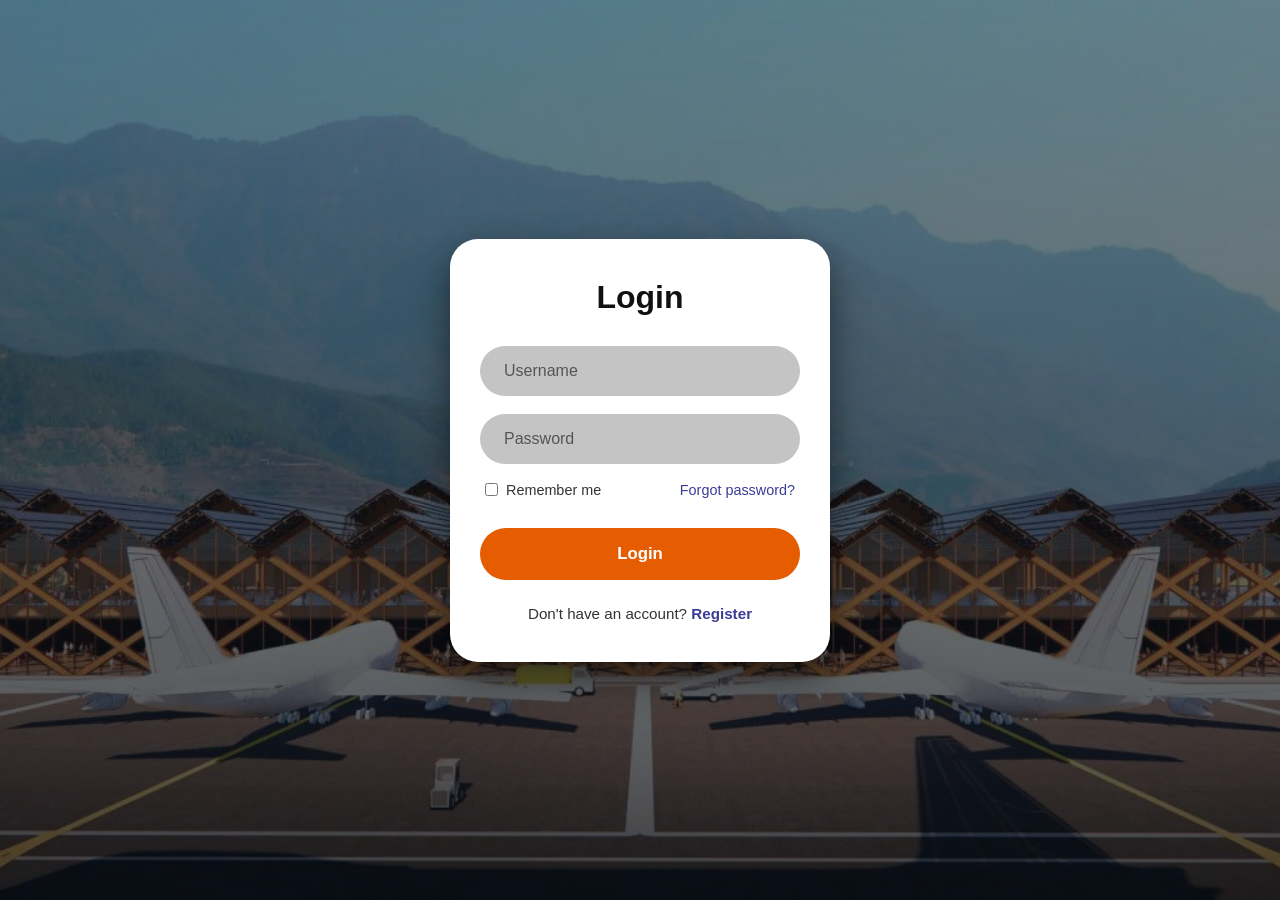
<file: index.html>
<!DOCTYPE html>
<html lang="en">
<head>
    <meta charset="UTF-8">
    <meta name="viewport" content="width=device-width, initial-scale=1.0">
    <title>Authentication Portal</title>
    <link rel="stylesheet" href="lock.css">
    <script src="https://accounts.google.com/gsi/client" async defer></script>
</head>
<body> 

    <div class="auth-wrapper">
        
        <div class="auth-card" id="loginCard">
            <h2>Login</h2>
            <form id="loginForm">
                <div class="input-group">
                    <input type="text" id="loginUsername" placeholder="Username" required>
                </div>
                
                <div class="input-group">
                    <input type="password" id="loginPassword" placeholder="Password" required>
                </div>
                
                <div class="options-row">
                    <label class="remember-me">
                        <input type="checkbox" id="remember">
                        <span>Remember me</span>
                    </label>
                    <a href="#" class="forgot-pass">Forgot password?</a>
                </div>
                
                <button type="submit" class="btn login-btn">Login</button>
            </form>
            
            <p class="footer-text">Don't have an account? <a href="#" id="toRegister" class="link-switch">Register</a></p>
        </div>


        <div class="auth-card hidden" id="signupCard">
            <div id="googleBtnContainer"></div>
            
            <div class="divider">or</div>
            
            <form id="signupForm">
                <div class="input-row">
                    <input type="text" id="firstName" placeholder="First Name" required>
                    <input type="text" id="lastName" placeholder="Last Name" required>
                </div>+
                
                <div class="input-group password-wrapper">
                    <input type="password" id="registerPassword" placeholder="Password" required>
                    <span class="toggle-eye" data-target="registerPassword">👁️</span>
                </div>
                
                <div class="input-group password-wrapper">
                    <input type="password" id="confirmPassword" placeholder="Confirm Password" required>
                    <span class="toggle-eye" data-target="confirmPassword">👁️</span>
                </div>
                
                <button type="submit" class="btn create-btn">Create Account</button>
            </form>
            
            <p class="footer-text">Have an account? <a href="home.html" id="toLogin" class="link-switch spec-link">Log in here</a></p>
        </div>

    </div>

      <!-- <ul>
     <li><a href="home.html" class="home">Home</a></li>
  </ul> -->

    <script src="lock.js"></script>
</body>
</html>
</file>
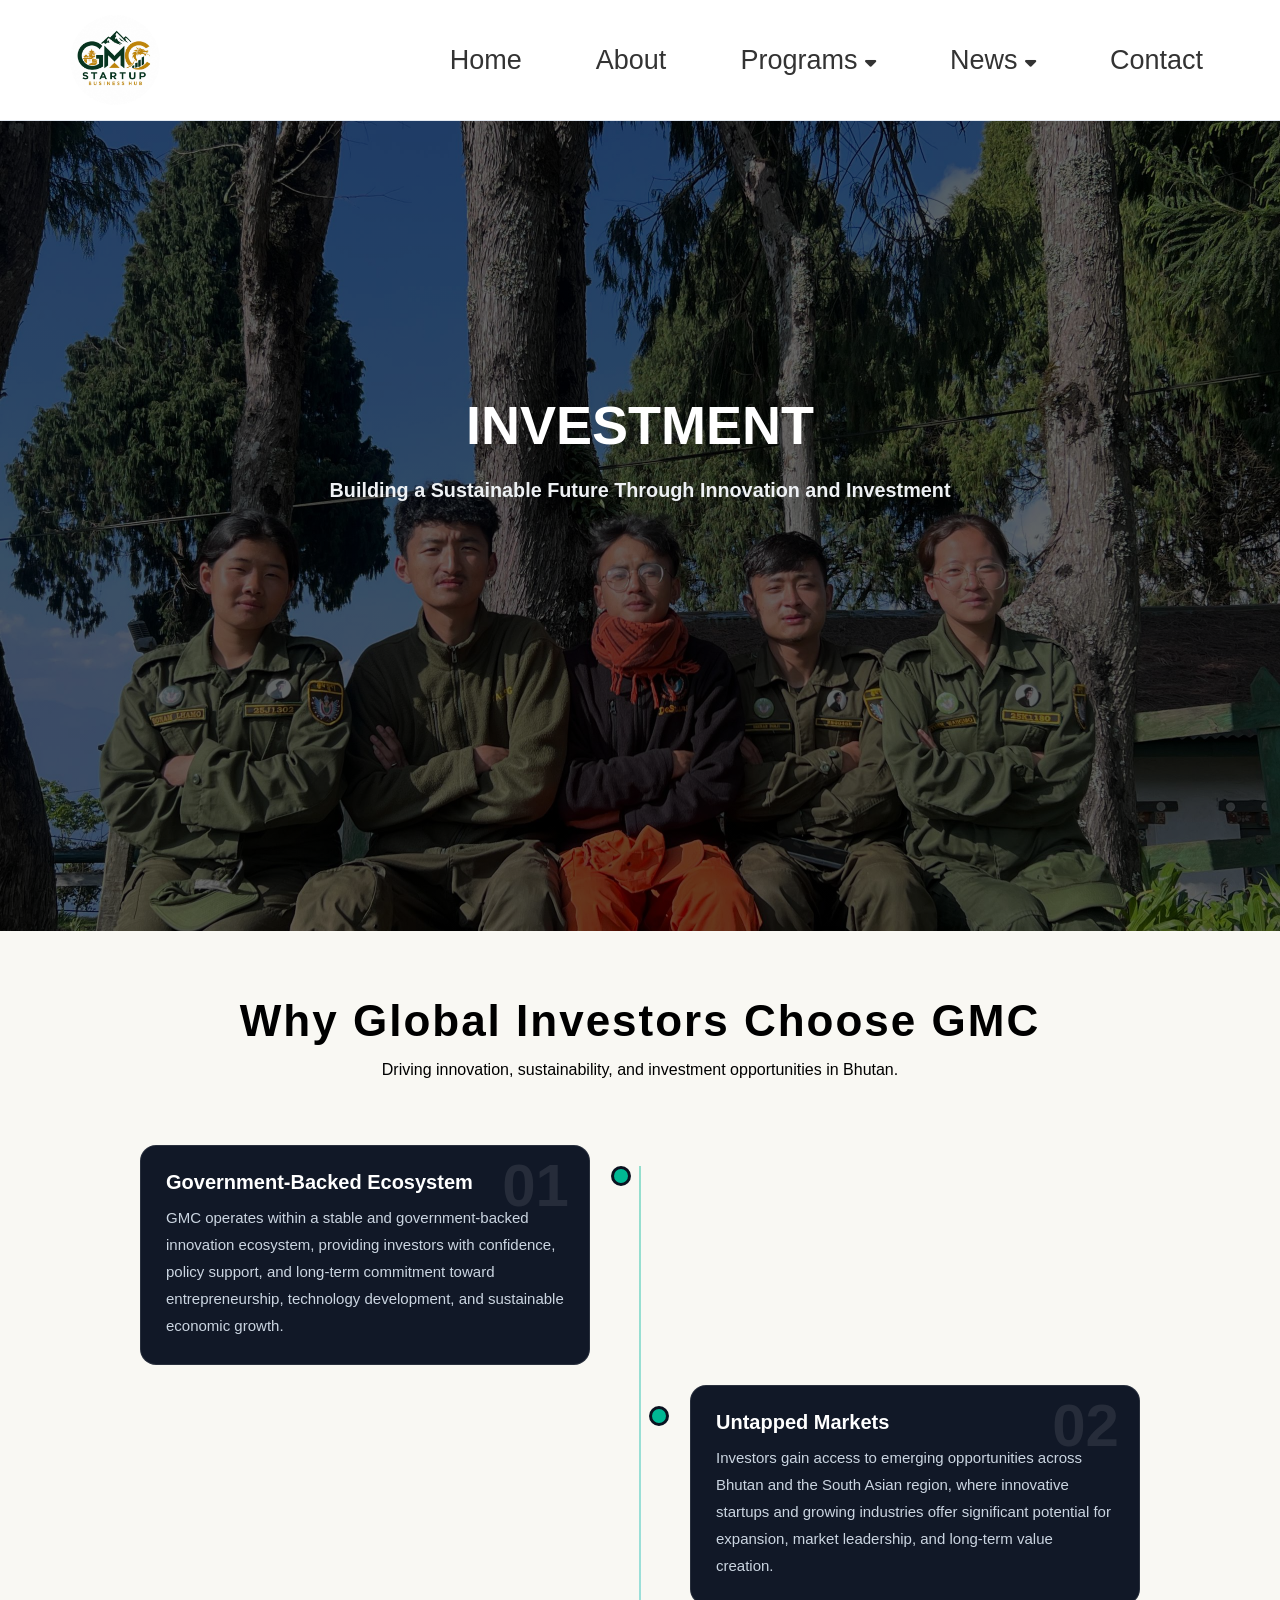
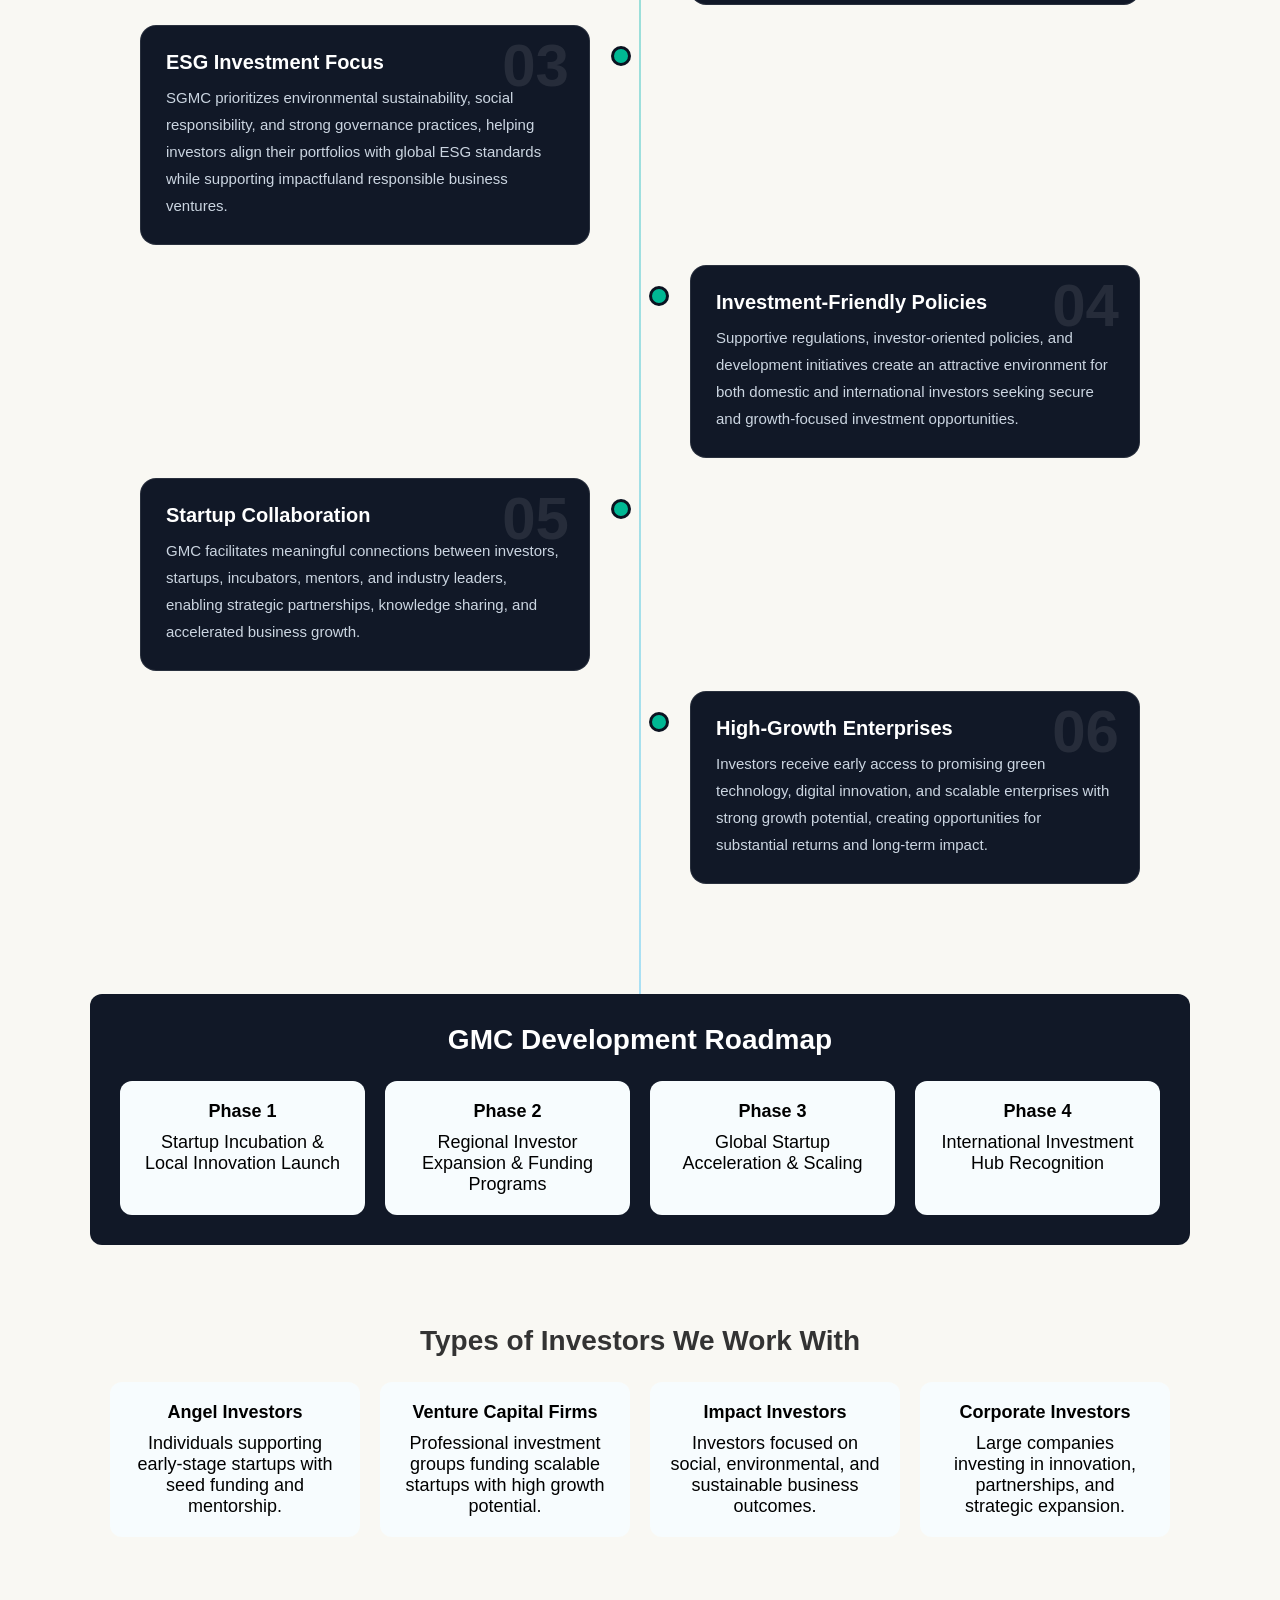
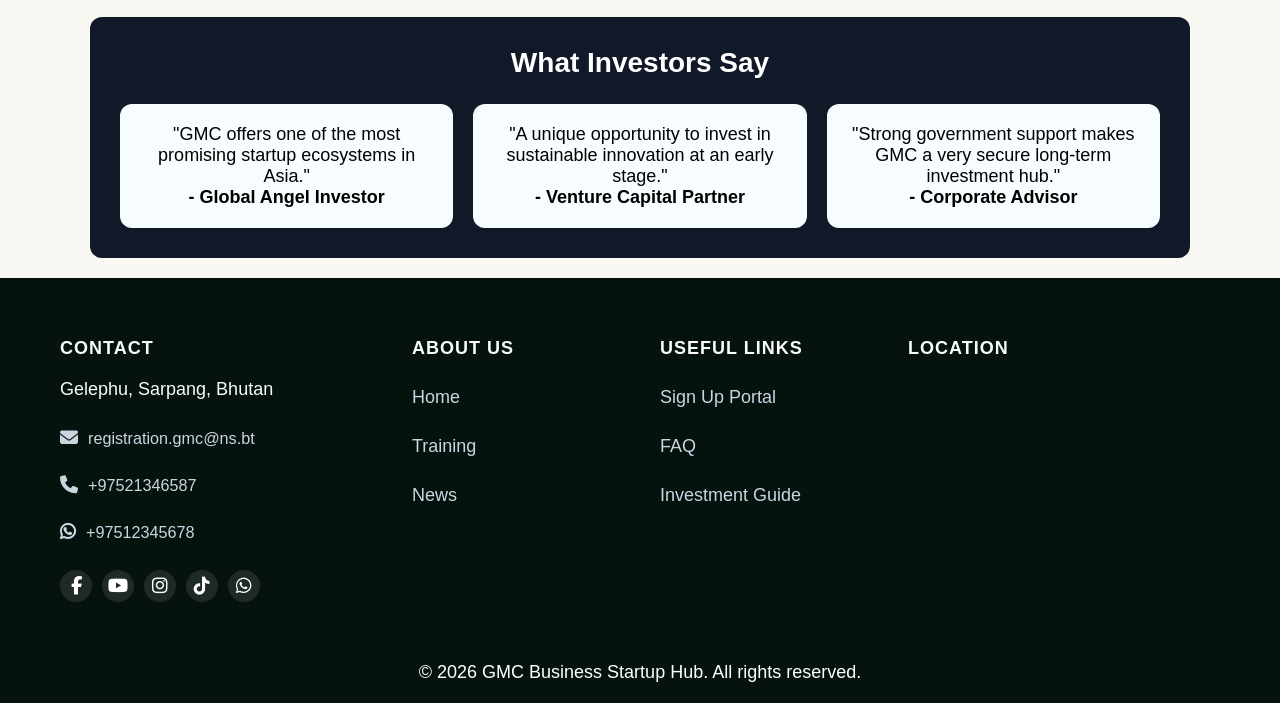
<file: investors.html>
<!DOCTYPE html>
<html lang="en">
<head>
    <meta charset="UTF-8">
    <meta name="viewport" content="width=device-width, initial-scale=1.0">
    <title>Agri Lane Markets Co. - About Us</title>
    <link href="https://unpkg.com/aos@2.3.1/dist/aos.css" rel="stylesheet">
    <link rel="stylesheet" href="investors.css">
    <link rel="stylesheet" href="https://cdnjs.cloudflare.com/ajax/libs/font-awesome/6.4.0/css/all.min.css">
</head>
<body>

        <header class="navbar">
     <div class="logo-container">
            <a href="#" class="logo-link">
                <img src="./photo_2026-05-13_16-30-53.jpg" alt="GMC Business Startup Hub Logo" class="logo-image">
                <!-- <span class="logo-text">GMC Business Startup Hub</span> -->
            </a>
        </div>
     <nav class="nav-links">

    <input type="checkbox" id="menu-toggle" class="menu-toggle">
    <label for="menu-toggle" class="hamburger">
        <span></span>
        <span></span>
        <span></span>
    </label>

  <ul class="nav-bar">
    <li><a href="index.html" class="home">Home</a></li>
    <li><a href="about.html">About</a></li>
     </a>
    
    <!-- Programs Dropdown -->
    <li class="dropdown">
      <a href="programs.html">Programs <i class="fas fa-caret-down"></i> </a>
      <ul class="dropdown-menu">
       <!-- <li><a href="dkbank.html">DK Bank</a></li> -->
        <li><a href="pelsuung.html">Pelsuung Programs</a></li>
        <li><a href="training.html"> Training</a></li>
         <li><a href="services.html">Business Services</a></li>
         
      </ul>
    </li>
    
    <!-- News Dropdown -->
   <li class="dropdown">
      <a href="latest.html"> News <i class="fas fa-caret-down"></i></a>
      <ul class="dropdown-menu">
        
        <li><a href="vacancy.html">Vacancy</a></li>
        <li><a href="investors.html">Investment</a></li>
      </ul>
    </li>
    
    <li><a href="contact.html">Contact</a></li>
  </ul>
</nav>
        
        <!-- <div class="search-container">
            <input type="text" id="search-input" placeholder="Search services...">
            <i class="fa-solid fa-magnifying-glass search-icon"></i>
        </div> -->
    </header>

    <!--  -->
    
    <div class="hero"data-aos="zoom-in">
<div class="moon"data-aos="zoom-in">
    
        <h1>INVESTMENT</h1>
        <p>Building a Sustainable Future Through Innovation and Investment</p>
</div>
</div>

    <p id="msg"></p>
</section>

<section class="investor-section"data-aos="zoom-in">

    <div class="title"data-aos="zoom-in">
        <h2>Why Global Investors Choose GMC</h2>
        <p>Driving innovation, sustainability, and investment opportunities in Bhutan.</p>
    </div>

    <div class="investor-list"data-aos="zoom-in">

        <div class="item"data-aos="fade-right">
            <div class="number">01</div>
            <div class="content"data-aos="fade-right">
                <h3>Government-Backed Ecosystem</h3>
                <p> GMC operates within a stable and government-backed innovation ecosystem,
        providing investors with confidence, policy support, and long-term
        commitment toward entrepreneurship, technology development, and
        sustainable economic growth.</p>
            </div>
        </div>

        <div class="item"data-aos="fade-left">
            <div class="number">02</div>
            <div class="content"data-aos="fade-left">
                <h3>Untapped Markets</h3>
                <p>Investors gain access to emerging opportunities across Bhutan and the
        South Asian region, where innovative startups and growing industries
        offer significant potential for expansion, market leadership, and
        long-term value creation.</p>
            </div>
        </div>

        <div class="item"data-aos="fade-right">
            <div class="number">03</div>
            <div class="content"data-aos="fade-right">
                <h3>ESG Investment Focus</h3>
                <p>SGMC prioritizes environmental sustainability, social responsibility,
        and strong governance practices, helping investors align their
        portfolios with global ESG standards while supporting impactfuland responsible business ventures.</p>
            </div>
        </div>

        <div class="item"data-aos="fade-left">
            <div class="number">04</div>
            <div class="content"data-aos="fade-left">
                <h3>Investment-Friendly Policies</h3>
                <p>Supportive regulations, investor-oriented policies, and development
        initiatives create an attractive environment for both domestic and
        international investors seeking secure and growth-focused investment
        opportunities.</p>
            </div>
        </div>

        <div class="item"data-aos="fade-right">
            <div class="number">05</div>
            <div class="content"data-aos="fade-right">
                <h3>Startup Collaboration</h3>
                <p> GMC facilitates meaningful connections between investors, startups,
        incubators, mentors, and industry leaders, enabling strategic
        partnerships, knowledge sharing, and accelerated business growth.</p>
            </div>
        </div>

        <div class="item"data-aos="fade-left">
            <div class="number">06</div>
            <div class="content"data-aos="fade-left">
                <h3>High-Growth Enterprises</h3>
                <p> Investors receive early access to promising green technology, digital
        innovation, and scalable enterprises with strong growth potential,
        creating opportunities for substantial returns and long-term impact.</p>
            </div>
        </div>

    </div>

</section>



<section class="section dark">
    <h2>GMC Development Roadmap</h2>

    <div class="grid">

        <div class="card">
            <h3>Phase 1</h3>
            <p>Startup Incubation & Local Innovation Launch</p>
        </div>

        <div class="card">
            <h3>Phase 2</h3>
            <p>Regional Investor Expansion & Funding Programs</p>
        </div>

        <div class="card">
            <h3>Phase 3</h3>
            <p>Global Startup Acceleration & Scaling</p>
        </div>

        <div class="card">
            <h3>Phase 4</h3>
            <p>International Investment Hub Recognition</p>
        </div>

    </div>
</section>

<section class="section">
    <h2>Types of Investors We Work With</h2>

    <div class="grid">

        <div class="card">
            <h3>Angel Investors</h3>
            <p>Individuals supporting early-stage startups with seed funding and mentorship.</p>
        </div>

        <div class="card">
            <h3>Venture Capital Firms</h3>
            <p>Professional investment groups funding scalable startups with high growth potential.</p>
        </div>

        <div class="card">
            <h3>Impact Investors</h3>
            <p>Investors focused on social, environmental, and sustainable business outcomes.</p>
        </div>

        <div class="card">
            <h3>Corporate Investors</h3>
            <p>Large companies investing in innovation, partnerships, and strategic expansion.</p>
        </div>

    </div>
</section>

<section class="section dark">
    <h2>What Investors Say</h2>

    <div class="grid">

        <div class="card">
            <p>"GMC offers one of the most promising startup ecosystems in Asia."</p>
            <strong>- Global Angel Investor</strong>
        </div>

        <div class="card">
            <p>"A unique opportunity to invest in sustainable innovation at an early stage."</p>
            <strong>- Venture Capital Partner</strong>
        </div>

        <div class="card">
            <p>"Strong government support makes GMC a very secure long-term investment hub."</p>
            <strong>- Corporate Advisor</strong>
        </div>
        </div>
</section>

      <!--  -->
         <footer id="contact" class="site-footer">
        <div class="footer-container">
            <div class="footer-column">
                <h3>Contact</h3>
                <p class="address">Gelephu, Sarpang, Bhutan</p>
                <br>
                <ul class="contact-list">
                    <li><i class="fa-solid fa-envelope"></i>
                        registration.gmc@ns.bt</li>
                    <li><i class="fa-solid fa-phone"></i> +97521346587</li>
                    <li><i class="fa-solid fa-brands fa-whatsapp"></i> +97512345678</li>
                </ul>
                 <div class="social-icons">
                    <a href="https://www.facebook.com/share/18wFEwTwab/" target="_blank" rel="noopener noreferrer" class="icon-fb" title="Facebook">
                        <i class="fa-brands fa-facebook-f"></i>
                    </a>
                    
                    <a href="https://youtube.com/@gmcstartupbusinesshub?si=7QhWqoqMxmxH_JR2" target="_blank" rel="noopener noreferrer" class="icon-yt" title="YouTube">
                        <i class="fa-brands fa-youtube"></i>
                    </a>
                    
                    <a href="https://www.instagram.com/gmcstartupsbusinesses?igsh=MWtmN3A1NXJ5bm5jMQ==" target="_blank" rel="noopener noreferrer" class="icon-ig" title="Instagram">
                        <i class="fa-brands fa-instagram"></i>
                    </a>
                    
                    <a href="https://www.tiktok.com/@gmc07062026?_r=1&_t=ZS-9717z8ibFpJ" target="_blank" rel="noopener noreferrer" class="icon-tt" title="TikTok">
                        <i class="fa-brands fa-tiktok"></i>
                    </a>
                    
                    <a href="https://wa.me/qr/KAEYJU5IXFC5M1" target="_blank" rel="noopener noreferrer" class="icon-wa" title="WhatsApp">
                        <i class="fa-brands fa-whatsapp"></i>
                    </a>
                </div>
            </div>

            <div class="footer-column">
                <h3>About us</h3>
                <ul class="footer-links">
                    <li><a href="home.html">Home</a></li>
                    <li><a href="training.html">Training</a></li>
                   <li><a href="latest.html"> News</a></li>
                </ul>
            </div>

            <div class="footer-column">
                <h3>Useful Links</h3>
                <ul class="footer-links">
                    <li><a href="#" class="footer-portal-trigger">Sign Up Portal</a></li>
                       <li><a href="contact.html">FAQ</a></li>
                     <li><a href="investors.html">Investment Guide</a></li>
                </ul>
            </div>

              <div class="footer-column">
            <h3>Location</h3>
            <div class="map-box">
                <iframe 
                    src="https://www.google.com/maps/embed?pb=!1m18!1m12!1m3!1d14343.832960699046!2d90.4776104!3d26.8706312!2m3!1f0!2f0!3f0!3m2!1i1024!2i768!4f13.1!3m3!1m2!1s0x39e1941785555555%3A0x34f3262082a41474!2sGelephu%20Mindfulness%20City%20Thromde%20(Municipal%20Office)!5e0!3m2!1sen!2sbt!4v1716000000000!5m2!1sen!2sbt" 
                    width="100%" 
                    height="180" 
                    style="border:0; border-radius: 4px;" 
                    allowfullscreen="" 
                    loading="lazy" 
                    referrerpolicy="no-referrer-when-downgrade">
                </iframe>
            </div>
        </div>
                
        </div>
    </footer>
   <div class="thrinley">
            <p>&copy; 2026 GMC Business Startup Hub. All rights reserved.</p>
        </div>
        <script src="https://unpkg.com/aos@2.3.1/dist/aos.js"></script>
    <script src="investors.js"></script>
</body>
</html>
</file>
<file: lock.css>
/* Global Reset & Theme */
:root {
    --primary-green: #3a8227;
    --dark-green: #1f4714;
    --light-bg: #f9f8f3;
    --accent-cream: #f4eedb;
    --text-color: #333333;
    --white: #ffffff;
}

* {
    margin: 0;
    padding: 0;
    box-sizing: border-box;
    font-family: 'Segoe UI', Tahoma, Geneva, Verdana, sans-serif;
}

body {
    min-height: 100vh;
    display: flex;
    justify-content: center;
    align-items: center;
    background: linear-gradient(rgba(11, 17, 22, 0.5), rgba(11, 17, 22, 0.7)), 
                url('./kkkk.jpg') no-repeat center center/cover;
    padding:20px;
    overflow-x:hidden;
    overflow-y:hidden;
}

.auth-wrapper {
    width: 100%;
    max-width: 380px;
    position: relative;
}

/* Card Styling */
.auth-card {
    background: #ffffff;
    width: 100%;
    padding: 40px 30px;
    border-radius: 28px;
    box-shadow: 0 15px 35px rgba(0, 0, 0, 0.5);
    text-align: center;
}

/* Visibility Control Utility */
.hidden {
    display: none !important;
}

h2 {
    font-size: 2rem;
    color: #111111;
    margin-bottom: 30px;
    font-weight: 700;
}

/* Shared Groups */
.input-group {
    position: relative;
    margin-bottom: 18px;
}

.input-group input {
    width: 100%;
    outline: none;
    border: none;
}

/* Login-Specific Inputs */
#loginCard .input-group input {
    padding: 16px 24px;
    background-color: #c4c4c4;
    border-radius: 50px;
    font-size: 1rem;
    color: #222;
}
#loginCard .input-group input::placeholder { color: #555; }

/* Signup-Specific Inputs */
#signupCard .input-row {
    display: flex;
    gap: 12px;
    margin-bottom: 16px;
}
#signupCard input {
    padding: 14px 20px;
    background-color: #f0f0f0;
    border-radius: 14px;
    font-size: 0.95rem;
}
#signupCard .input-row input {
    width: 50%;
}

/* Interactive Elements (Password Toggles) */
.password-wrapper {
    display: flex;
    align-items: center;
}
.toggle-eye {
    position: absolute;
    right: 20px;
    cursor: pointer;
    font-size: 1.1rem;
    user-select: none;
    opacity: 0.5;
}

/* Rows and Options */
.options-row {
    display: flex;
    justify-content: space-between;
    align-items: center;
    margin-bottom: 30px;
    font-size: 0.9rem;
    padding: 0 5px;
}
.remember-me {
    display: flex;
    align-items: center;
    gap: 8px;
    color: #333;
    cursor: pointer;
}
.remember-me input { accent-color: #e65c00; }
.forgot-pass { color: #3b3b98; text-decoration: none; }
.forgot-pass:hover { text-decoration: underline; }

/* Google Button Framework Layout Placement */
#googleBtnContainer {
    display: flex;
    justify-content: center;
    margin-bottom: 25px;
}

.divider {
    color: #888;
    margin-bottom: 20px;
    font-size: 0.9rem;
}

/* Interactive Control Elements */
.btn {
    width: 100%;
    padding: 16px;
    border: none;
    border-radius: 50px;
    color: #ffffff;
    font-size: 1.05rem;
    font-weight: 700;
    cursor: pointer;
    transition: background 0.2s;
}

.login-btn { background: #e65c00; }
.login-btn:hover { background: #cc5200; }

.create-btn { background: #000000; margin-top: 10px;}
.create-btn:hover { background: #222222; }

/* Footer Elements */
.footer-text { margin-top: 25px; font-size: 0.95rem; color: #333; }
.link-switch { color: #3b3b98; text-decoration: none; font-weight: 700; }
.spec-link { text-decoration: underline; }
.link-switch:hover { text-decoration: underline; }
</file>
<file: investors.css>
:root {
    --primary-green: #3a8227;
    --dark-green: #1f4714;
    --light-bg: #f9f8f3;
    --accent-cream: #f4eedb;
    --text-color: #333333;
    --white: #ffffff;
}

* {
    margin: 0;
    padding: 0;
    box-sizing: border-box;
    font-family: 'Segoe UI', Tahoma, Geneva, Verdana, sans-serif;
    font-size: 18px;
    box-shadow: none !important;
}

body {
    background-color: var(--light-bg);
    color: var(--text-color);
    overflow-x: hidden;
    min-height: 100vh;
    overscroll-behavior: none;
}

html {
    scroll-behavior: smooth;
    scrollbar-width: none;
}




/* --- REUSABLE COMPONENTS --- */
.section-container {
    max-width: 1200px;
    margin: 0 auto;
    padding: 80px 20px;
}


.section-title {
    font-size: 2.25rem;
    font-weight: 800;
    margin-bottom: 12px;
    color: var(--primary);
    text-align: center;
}

.section-title.text-left {
    text-align: left;
}

.section-subtitle {
    text-align: center;
    max-width: 600px;
    margin: 0 auto 50px auto;
    color: var(--text-muted);
}

.tagline {
    display: inline-block;
    text-transform: uppercase;
    font-weight: 700;
    color: var(--accent);
    letter-spacing: 1.5px;
    font-size: 0.8rem;
    margin-bottom: 8px;
}

.tagline.gold {
    color: var(--accent);
}

/* --- NAVIGATION BAR --- */
.navbar {
    display: flex;
    justify-content: space-between;
    align-items: center;
    padding: 15px 40px;
    background: rgba(255, 255, 255, 0.95);
    backdrop-filter: blur(10px);
    position: sticky;
    top: 0;
    z-index: 1000;
    border-bottom: 1px solid #e2e8f0;
}

.logo-container {
    display: flex;
    align-items: center;
    gap: 10px;
}

/* You can safely delete this block from your style.css file */
.logo-link {
    display: flex;
    align-items: center;
    gap: 12px;             /* Space between your logo image and text */
    text-decoration: none; /* Removes underline from the link wrapper */
}

.logo-image {
    height: 90px;          /* Adjust this value to make your logo bigger or smaller */
     width: 90px;
    border-radius: 50px;         
    object-fit: contain;
    display: block;
     margin-left: 30px;
}

/* Make sure the text aligns nicely with the new image logo */
.logo-text {
    font-weight: 800;
    font-size: 1.3rem;
    color: var(--primary);
    white-space: nowrap;   /* Prevents the logo text from breaking into two lines */
}

.nav-bar {
  list-style: none;
  display: flex;
  gap: 20px;
}

.nav-bar li {
  position: relative;
    /* font-size: 80px; */
}

.nav-bar a {
  text-decoration: none;
  padding: 8px 12px;
  display: block;
}

.menu-toggle {
    display: none;
}

.hamburger {
    display: none;
    cursor: pointer;
    flex-direction: column;
    gap: 6px;
    padding: 5px;
    z-index: 1002;
}


.hamburger span {
    display: block;
    width: 28px;
    height: 3px;
    background-color: var(--primary-green);
    border-radius: 2px;
    transition: all 0.3s ease-in-out;
}


.dropdown-menu {
  display: none;
  position: absolute;
  top: 100%; /* below the parent */
  left: 0;
  background: #f9f9f9;
  list-style: none;
  padding: 0;
  margin: 0;
  min-width: 150px;
  box-shadow: 0 2px 5px rgba(0,0,0,0.2);
   
}

.dropdown-menu :hover{
    color: #0000ff;
    text-decoration: underline;
}

.dropdown-menu li a {
   text-align: center;
  padding: 10px;
  color: #333;
}

.dropdown:hover .dropdown-menu {
  display: block;
}

.nav-links a {
    text-decoration: none;
    color: var(--text-muted);
    margin: 0 15px;
    font-weight: 500;
    font-size: 1.5rem;
    transition: color 0.2s ease;
}

.nav-links a:hover, .nav-links a.active {
    color: var(--accent);
}
.dropdown-menu {
    display: none;
}

.dropdown.active .dropdown-menu {
    display: block;
}

.search-container {
    position: relative;
    display: flex;
    align-items: center;
}

#search-input {
    padding: 8px 16px;
    padding-right: 35px;
    border: 1px solid #cbd5e1;
    border-radius: 20px;
    outline: none;
    font-size: 0.85rem;
    width: 200px;
    transition: all 0.3s ease;
}

#search-input:focus {
    width: 250px;
    border-color: var(--primary);
    box-shadow: 0 0 0 3px rgba(11, 41, 30,0.1);
}

.search-icon {
    position: absolute;
    right: 14px;
    color: var(--text-muted);
}


.hero{
    background: linear-gradient(rgba(0, 0, 0, 0.6), rgba(0, 0, 0, 0.6)),url("./group\ 2\ member.jpg");
    background-position: center;
    background-repeat: no-repeat;
     background-size: cover;
    height: 90vh;   
    padding: 100px 20px;
    text-align: center;
    justify-content:center;
    align-items: center;
    color: var(--white);
}

.moon{
    text-align: center;
    justify-content: center;
    align-items: center;
    margin-top: 150px;
    /* margin: 150px; */
}



.hero h1{
    font-size: 3rem;
    font-weight: 800;
    text-align: center;
    margin: auto;
    line-height: 2;
    color: white;
}

.hero p{
    color: #eef1f4;
    font-weight: bold;
    font-size: 1.1rem;
    /* margin-bottom: 35px; */
}

.btn{
    display:inline-block;
    margin-top:20px;
    padding:15px 35px;
    background:#0b5d3b;
    color:white;
    text-decoration:none;
    border-radius:8px;
    font-size:18px;
    font-weight:bold;
    transition:0.3s;
}

.btn:hover{
    transform:scale(1.05);
}

.investor-section{
    padding:50px 8%;
    position:relative;
    /* background-color: #0b1220; */
    color: white;
}

/* TITLE */
.title{
    text-align: center;
    margin-bottom:80px;
}

.title h2{
    font-size:44px;
    color: black;
    letter-spacing:2px;
    margin-bottom:10px;
}

.title p{
    max-width:700px;
    margin:auto;
    font-size:16px;
    color: black;
    line-height:1.8;
    text-align: center;
}

/* CENTER TIMELINE LINE */
.investor-section::before{
    content:"";
    position:absolute;
    top: 13.5%;
    left:50%;
    transform:translateX(-50%);
    width:2px;
    height:162.5vh;
    background:linear-gradient(#00b894, #38bdf8);
    opacity:0.4;
}

/* LIST */
.investor-list{
    position:relative;
    max-width:1000px;
    margin:auto;
}

/* ITEM (ALTERNATING LEFT/RIGHT) */
.item{
    width:45%;
    background:rgba(255,255,255,0.05);
    border:1px solid rgba(255,255,255,0.1);
    padding:25px;
    border-radius:16px;
    backdrop-filter:blur(10px);
    margin-bottom:40px;
    margin-top: -20px;
    position:relative;
    /* text-align: left; */
    transition:0.4s;
    background-color: #111827;
}
/* Optional smooth effect */
[data-aos] {
    transition-duration: 1.2s;
}

/* LEFT ITEMS */
.item:nth-child(odd){
    left:0;
}

/* RIGHT ITEMS */
.item:nth-child(even){
    left:55%;
}

/* DOT ON TIMELINE */
.item::before{
    content:"";
    position:absolute;
    top:20px;
    width:14px;
    height:14px;
    background:#00b894;
    border-radius:50%;
    border:3px solid #0b1220;
}

.item:nth-child(odd)::before{
    right:-42px;
}

.item:nth-child(even)::before{
    left:-42px;
}

/* HOVER */
.item:hover{
    transform:scale(1.03);
    border-color:#00b894;
    box-shadow:0 20px 50px rgba(0,0,0,0.4);
}

/* NUMBER STYLE (BIG WATERMARK) */
.number{
    font-size:60px;
    font-weight:bold;
    position:absolute;
    right:20px;
    top: 5px;
    color:rgba(255,255,255,0.09);
}

/* CONTENT */
.content h3{
    font-size:20px;
    margin-bottom:10px;
    color:#ffffff;
}

.content p{
    font-size:15px;
    color:#cbd5e1;
    line-height:1.8;
    text-align:left;
}

/* RESPONSIVE */
@media(max-width:768px){

    .investor-section::before{
        left: 0px;
        margin-top: 50px;
    }

    .investor-section{
        margin-bottom: -20px;
    
    }


    .item{
        width:100%;
        left:0 !important;
        margin-left:0 auto;
    }

    .item::before{
        left:0px !important;
        right:auto !important;
        display: none;
    }

    .menu{
        flex-direction:column;
    }

    .dropdown{
        width:100%;
    }

    .dropdown-menu{
        position:static;
        display:none;
        width:100%;
        background:#333;
    }

    .dropdown-menu li{
        width:100%;
    }

    .dropdown-menu li a{
        padding:15px;
        border-top:1px solid #555;
    }
    .dropdown.active .dropdown-menu{
    display:block;
    }
}

.section{
    padding:60px 20px;max-width:1100px;
    margin:auto;
    opacity:0;
    transform:translateY(40px);
    transition:all 0.6s ease;
    margin-bottom:20px;
}

.section.show{
    opacity:1;
    transform:translateY(0);
}

.section h2{
    text-align:center;
    margin-bottom:25px;
    font-size:28px;
}

.section.dark{
    padding:30px;
    background:#111827;
    color:white;
    margin-top:20px;
    border-radius:12px;
}

.grid{
    display:grid;
    grid-template-columns:repeat(auto-fit,minmax(220px,1fr));
    gap:20px;
}

.card{
    background:#F7FCFE;
    padding:20px;
    border-radius:12px;
    text-align:center;
    color:black;
    transition:0.3s;
}

.card:hover{
    transform:translateY(-8px);
}

.card h3{
    margin-bottom:10px;
}

form{
    display:flex;
    flex-direction:column;
    gap:10px;
    max-width:500px;
    margin:auto;
}

input,
select,
textarea{
    padding:12px;
    /* border:1px solid #ccc; */
    border-radius:6px;
    background:#fff;
    color:black;
    font-size:16px;
}

textarea{
    min-height:120px;
    resize:vertical;
}

ul{
    list-style:none;
    padding:10px;
}

ul li{
    padding:8px 0;
    font-size:16px;
    text-align:left;
    margin-left:0;
}

#msg{
    text-align:center;
    margin-top:15px;
}

#invest{
    position:relative;
}

.close-btn{
    position:absolute;
    top:15px;
    right:15px;
    background:white;
    color:black;
    border:none;
    font-size:24px;
    cursor:pointer;
    transition:0.3s;
}

.close-btn:hover{
    transform:scale(1.2);
}

.site-footer{
    background:#06120e;
    color:#f8fafc;
    padding:60px 0 40px;
}

.footer-container{
    max-width:1200px;
    margin:auto;
    padding:0 20px;
    display:grid;
    grid-template-columns:1.2fr 0.8fr 0.8fr 1.2fr;
    gap:40px;
}

.footer-column h3{
    font-size:1rem;
    margin-bottom:20px;
    text-transform:uppercase;
    letter-spacing:1px;
    color:var(--accent);
}

.contact-list,
.footer-links{
    list-style:none;
    padding:0;
}

.contact-list li,
.footer-links li{
    margin-bottom:12px;
    font-size:0.9rem;
}

.contact-list li{
    display:flex;
    align-items:center;
    gap:10px;
    color:#cbd5e1;
}

.footer-links a{
    color:#cbd5e1;
    text-decoration:none;
}

.footer-links a:hover{
    color:white;
    text-decoration:underline;
}

.social-icons{
    display:flex;
    gap:10px;
    margin-top:20px;
}

.social-icons a{
    display:flex;
    align-items:center;
    justify-content:center;
    width:32px;
    height:32px;
    border-radius:50%;
    color:white;
    background:rgba(255,255,255,0.1);
    text-decoration:none;
    font-size:0.85rem;
    transition:0.3s;
}

.social-icons a:hover{
    background:var(--accent);
}

.map-box{
    border-radius:8px;
    overflow:hidden;
}
.thrinley{
    text-align: center;
    color: white;
    background-color: #06120e;
    padding: 20px;
    font-size: 0.95rem;
}


/* =========================
   RESPONSIVE
========================= */

@media (max-width: 1024px) {
    .navbar { 
        flex-direction: row; 
        justify-content: space-between;
        padding: 15px 25px;
    }
    
    /* Reveal the hamburger icon on mobile layout */
    .hamburger {
        display: flex;
    }

    /* Transform navigation into a mobile drawer screen */
    .nav-bar {
        position: absolute;
        top: 100%; /* Sits directly below the navbar header */
        left: 0;
        width: 100%;
        background: rgba(255, 255, 255, 0.98);
        box-shadow: 0 10px 15px rgba(0, 0, 0, 0.05);
        flex-direction: column;
        gap: 0;
        padding: 20px 0;
        
        /* Hidden state via clipping heights */
        max-height: 0;
        overflow: hidden;
        opacity: 0;
        pointer-events: none;
        transition: max-height 0.4s ease-in-out, opacity 0.3s ease-in-out;
    }

    .nav-bar li {
        width: 100%;
        text-align: center;
    }

    .nav-bar a {
        padding: 15px 20px;
        width: 100%;
        color: black;
    }

    /* Dropdown menus inline adjustment for mobile */
      .dropdown-menu {
        position: static;
        width: 100%;
        box-shadow: none;
        text-align: center;
        justify-content: center;
        background: var(--light-bg);
    }

    .dropdown {
        position: relative;
        width: 100%;
    } 

     .dropdown > a {
        display: flex;
        justify-content: space-between;
        align-items: center;
        width: 100%;
        padding: 12px 15px;
    }

    .dropdown {
        width: 100%;
        justify-content: center;
        text-align: center;
    } 

    .dropdown > a {
        display: flex;
        justify-content: center;
        align-items: center;
        /* gap: 8px; */
         width: 100%;
    } 

    .dropdown-menu {
    display: none;
    }

    .dropdown.active .dropdown-menu {
    display: block;
    }

    .dropdown-menu {
        text-align: center;
    }

     .dropdown-menu {
        display: none;
        position: static;
        width: 100%;
        background: #fff;
        box-shadow: none;
    } 

    .dropdown-menu {
    display: none;
    }

    .dropdown.active .dropdown-menu {
    display: block;
    }
    
    .dropdown.active .fa-caret-down {
        transform: rotate(180deg);
        transition: 0.3s ease;
    }


    .search-container {
        justify-content: center;
        padding: 15px 0;
    }

    .logo-image {
        margin-left: 0; /* Clear desktop offset spacing */
    }

    /* --- TRIGGER ACTIONS WHEN LOGIC CHECKBOX IS CHECKED --- */
    
    /* 1. Open the nav menu smoothly */
    .menu-toggle:checked ~ .nav-bar {
        max-height: 500px; /* Gives plenty of room to expand downward */
        opacity: 1;
        pointer-events: auto;
    }

    /* 2. Animate hamburger lines into an "X" close icon */
    .menu-toggle:checked + .hamburger span:nth-child(1) {
        transform: translateY(9px) rotate(45deg);
    }

    .menu-toggle:checked + .hamburger span:nth-child(2) {
        opacity: 0;
    }

    .menu-toggle:checked + .hamburger span:nth-child(3) {
        transform: translateY(-9px) rotate(-45deg);
    }
    
    .dropdown-menu {
        position: static; /* Allows menu to expand downward inline on mobile devices */
        width: 100%;
        box-shadow: none;
    }

    .logo-image {
        margin-left: 0; /* Center mobile logo */
    }

    
    .dropdown-menu {
        position: static; /* Allows menu to expand downward inline on mobile devices */
        width: 100%;
        box-shadow: none;
    }

    .logo-image {
        margin-left: 0; /* Center mobile logo */
    }
    /* --- 6. Content Section Scaling --- */
    .hero {
        width: 100%;
        height: 85vh;
        padding: 100px 20px;
    }
    .hero .moon{
        /* margin-top: 100%; */
        text-align: center;
        justify-content: center;
        align-self: center;
        height: auto;
    }


    .hero h1 {
        font-size: 30px;
        /* margin-bottom: 30px; */
    }

    .title h2{
        font-size: 30px;
    }

    form {
        width: 100%;
        padding: 0 10px;
    }

    .card{
        width: 100%;
        padding: 20px 20px;
    }

        .footer-container {
        grid-template-columns: 1fr;
        text-align: center;
    }

    .site-footer{
        text-align: center;
        justify-content: center;
    }

    .footer-column{
        text-align: center;
        justify-content: center;
    }
    .contact-list li{
        text-align: center;
        justify-content: center;
    }

    .social-icons{
         text-align: center;
        justify-content: center;
        
    }

    .footer-links li{
         text-align: center;
        justify-content: center;
    }
}

/* Micro Devices / Compact Smartphones (Max-width: 480px) */
@media (max-width: 480px) {
    .logo-text {
        font-size: 1.1rem;
    }

    .footer-container {
        grid-template-columns: 1fr; /* Completely flatten column stacks */
        gap: 35px;
    }

    .section h2 {
        font-size: 22px;
    }
}
</file>
